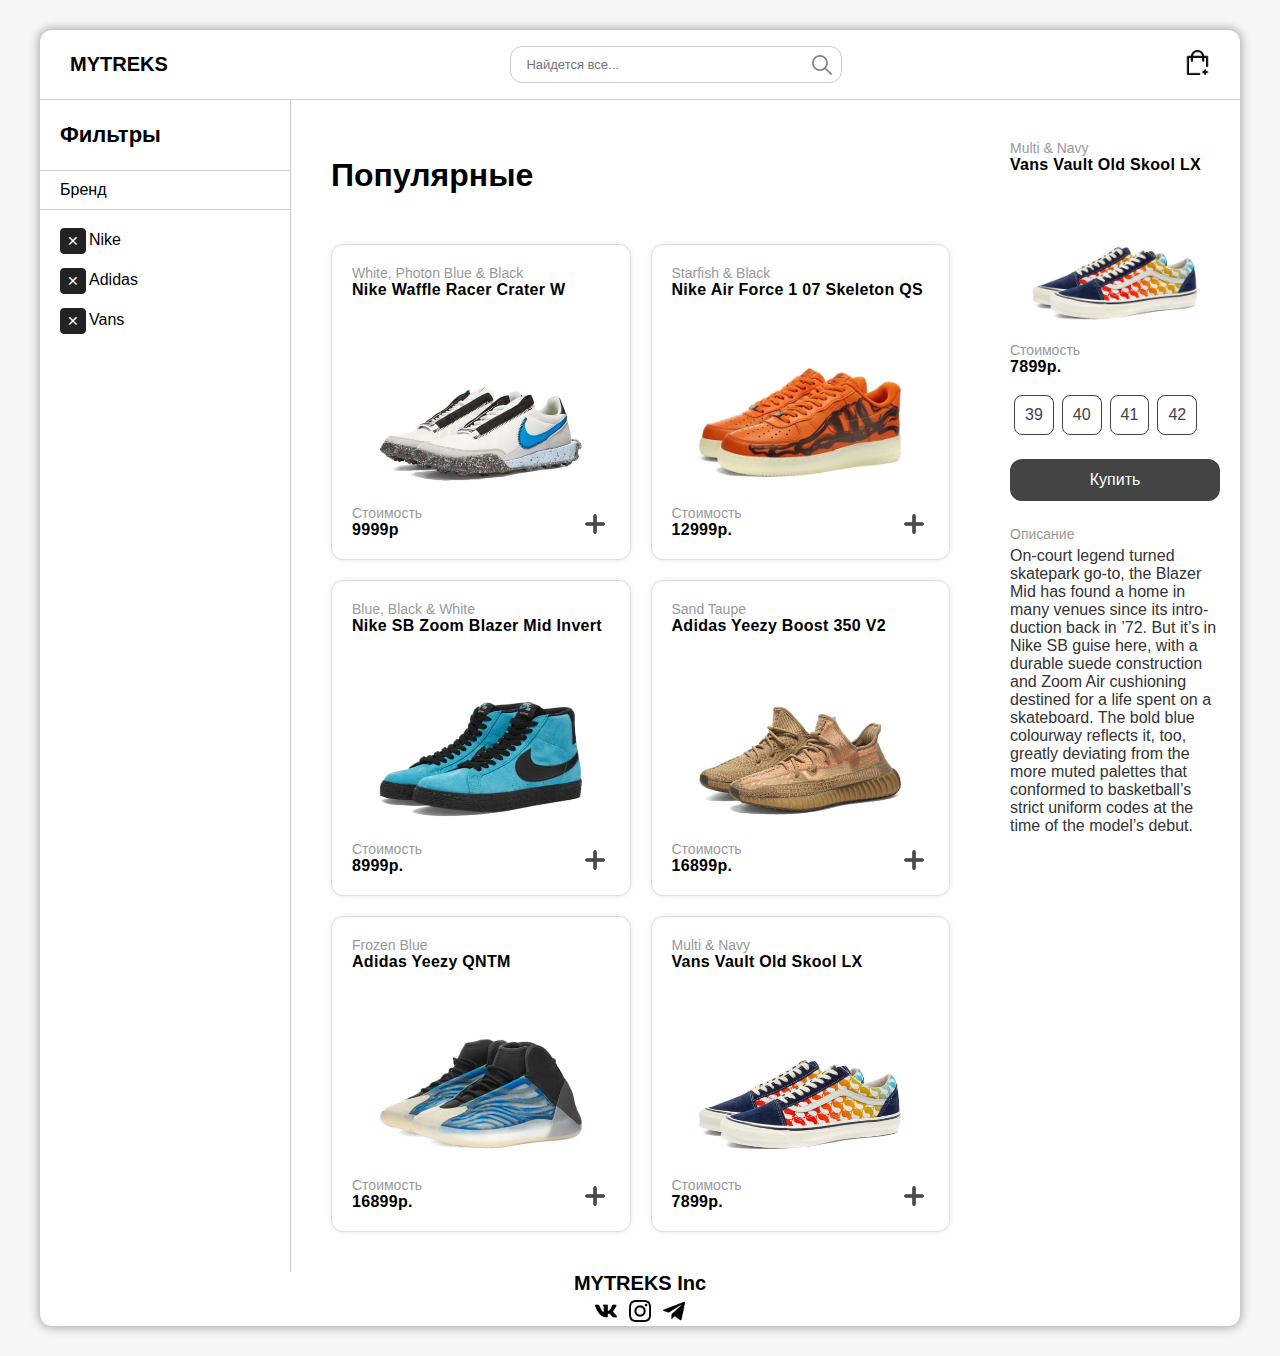
<file: E-commerce/index.html>
<!DOCTYPE html>
<html lang="en">
<head>
	<meta charset="UTF-8">
	<meta name="viewport" content="width=device-width, initial-scale=1.0">
	<title>E-commerce project</title>
	<link rel="stylesheet" href="css/style.css">
	<link rel="stylesheet" href="css/checkbox.css">
	<link rel="preconnect" href="https://fonts.gstatic.com"> 
	<link href="https://fonts.googleapis.com/css2?family=Nunito:wght@300;400;700&display=swap" rel="stylesheet">
</head>
<body>
	<div class="body-wrapper">

		<header class="header">
			<div class="logo">MYTREKS</div>
			<div class="input-box">
				<input 
					type="text" 
					class="input" 
					placeholder="Найдется все..." 
				/>
				<div class="input-btn">
					<img src="img/loupe.png" alt="Поиск">
				</div>
			</div>
			<div class="cart">
				<img src="img/add-to-basket.png" alt="Корзина">
			</div>
		</header>

		<aside class="left-aside">
			<div class="aside-maintitle">Фильтры</div>
			<div class="aside-title">Бренд</div>
			<div class="aside-item">
				<input type="checkbox" id='nike' name="nike" class="checkbox">
				<label for="nike"></label>
				Nike
			</div>
			<div class="aside-item">
				<input type="checkbox" id='adidas' name="adidas" class="checkbox">
				<label for="adidas"></label>
				Adidas
			</div>
			<div class="aside-item">
				<input type="checkbox" id='vans' name="vans" class="checkbox">
				<label for="vans"></label>
				Vans
			</div>
		</aside>

		<main class="main">
			<h2 class="title">Популярные</h2>
			<div class="product-box">

				<div class="product">
					<div class="product-info">White, Photon Blue & Black</div>
					<div class="product-title">Nike Waffle Racer Crater W</div>
					<img src="img/nike1.jpg" alt="Nike Waffle Racer Crater W">
					<div class="product-info">Стоимость</div>
					<div class="product-price">9999р</div>

					<div class="input-btn add-btn">
						<img src="img/add.png" alt="Добавить в корзину">
					</div>
				</div>

				<div class="product">
					<div class="product-info">Starfish & Black</div>
					<div class="product-title">Nike Air Force 1 07 Skeleton QS</div>
					<img src="img/nike2.jpg" alt="Nike Air Force 1 07 Skeleton QS">
					<div class="product-info">Стоимость</div>
					<div class="product-price">12999р.</div>

					<div class="input-btn add-btn">
						<img src="img/add.png" alt="Добавить в корзину">
					</div>
				</div>

				<div class="product">
					<div class="product-info">Blue, Black & White</div>
					<div class="product-title">Nike SB Zoom Blazer Mid Invert</div>
					<img src="img/nike3.jpg" alt="Nike SB Zoom Blazer Mid Invert">
					<div class="product-info">Стоимость</div>
					<div class="product-price">8999р.</div>

					<div class="input-btn add-btn">
						<img src="img/add.png" alt="Добавить в корзину">
					</div>
				</div>

				<div class="product">
					<div class="product-info">Sand Taupe</div>
					<div class="product-title">Adidas Yeezy Boost 350 V2</div>
					<img src="img/adidas1.jpg" alt="Yeezy Boost 350 V2">
					<div class="product-info">Стоимость</div>
					<div class="product-price">16899р.</div>

					<div class="input-btn add-btn">
						<img src="img/add.png" alt="Добавить в корзину">
					</div>
				</div>

				<div class="product">
					<div class="product-info">Frozen Blue</div>
					<div class="product-title">Adidas Yeezy QNTM</div>
					<img src="img/adidas2.jpg" alt="Frozen Blue">
					<div class="product-info">Стоимость</div>
					<div class="product-price">16899р.</div>

					<div class="input-btn add-btn">
						<img src="img/add.png" alt="Добавить в корзину">
					</div>
				</div>

				<div class="product">
					<div class="product-info">Multi & Navy</div>
					<div class="product-title">Vans Vault Old Skool LX</div>
					<img src="img/vans1.jpg" alt="Vans Vault Old Skool LX">
					<div class="product-info">Стоимость</div>
					<div class="product-price">7899р.</div>

					<div class="input-btn add-btn">
						<img src="img/add.png" alt="Добавить в корзину">
					</div>
				</div>

			</div>
		</main>
		<aside class="right-aside">
			<div class="product js-product">
				<div class="product-info">Multi & Navy</div>
				<div class="product-title">Vans Vault Old Skool LX</div>
				<img src="img/vans1.jpg" alt="Vans Vault Old Skool LX">
				<div class="product-info">Стоимость</div>
				<div class="product-price">7899р.</div>
			
				<div class="size-box">
					<div class="size size__active">39</div>
					<div class="size">40</div>
					<div class="size">41</div>
					<div class="size">42</div>
				</div>

				<div class="big-add-btn">Купить</div>

				<div class="product-info">Описание</div>
				<div class="product-text">On-court legend turned skatepark go-to, the Blazer Mid has found a home in many venues since its introduction back in ’72. But it’s in Nike SB guise here, with a durable suede construction and Zoom Air cushioning destined for a life spent on a skateboard. The bold blue colourway reflects it, too, greatly deviating from the more muted palettes that conformed to basketball’s strict uniform codes at the time of the model’s debut.</div>

			</div>
		</aside>
		<footer class="footer">
			<div class="footer-title">MYTREKS Inc</div>
			<div class="social-box">
			<a class="social" href='https://vk.com'
            ><img src="img/vk.png" alt="" ></a>
            <a class="social" href='https://instagram.com'
            ><img src="img/instagram.png" alt="" ></a>
             <a class="social" href='https://telegram.org'
            ><img src="img/telegram.png" alt="" ></a>
			</div>
		</footer>
	</div>

	<script src="https://cdnjs.cloudflare.com/ajax/libs/jquery/3.5.1/jquery.min.js" integrity="sha512-bLT0Qm9VnAYZDflyKcBaQ2gg0hSYNQrJ8RilYldYQ1FxQYoCLtUjuuRuZo+fjqhx/qtq/1itJ0C2ejDxltZVFg==" crossorigin="anonymous"></script>

	<!-- <script src='css/jquery.js'></script> -->

	<script>
		$(document).ready(function() {

			let checks = {};

			function doCheck() {
				let val = $(this).prop('checked')
				let label = $.trim( $(this).parent().text() )
				label = label.toLowerCase();

				checks[label] = val;

				console.log(checks);
				filter()
			}

			function filter() {

				// перебираем все продукты
				$('.product').each(function() {
					// получаем наименование товара
					let title = $(this).find('.product-title').text();
					// приводим наименование к нижнему регистру
					title = title.toLowerCase();

					// отключаем отображение элемента
					$(this).css('display', 'none');
					
					// перебираем все имена брендов и включаем отображение только тех 
					// товаров, которые подходят под выбранные чекбоксы
					for (let brand in checks) {
						if (title.includes(brand) && checks[brand])
							$(this).css('display', 'block')
					}
				})
			}


			$('.checkbox').each(function() {
				$(this).attr('checked', 'checked');
			})

			$('.checkbox').each(doCheck)
			$('.checkbox').click(doCheck)


			$('.add-btn').click(function() {
				alert('Добавлено')
			})
            $('.add-btn').click(function() {
				let product = $(this).parent();

				let src = $(product).find('img').attr('src')
				let title = $(product).find('.product-title').text();
				let info = $(product).find('.product-info').first().text();
				let price = $(product).find('.product-price').text();

				$('.js-product').find('img').attr('src', src)
				$('.js-product').find('.product-title').text(title)
				$('.js-product').find('.product-price').text(price)
				$('.js-product').find('.product-info').first().text(info)
			})

			$('.size').click(function() {
				$('.size').each(function() {
					$(this).removeClass('size__active');
				})
				$(this).addClass('size__active');
			})
		})
	</script>	

</body>
</html>
</file>
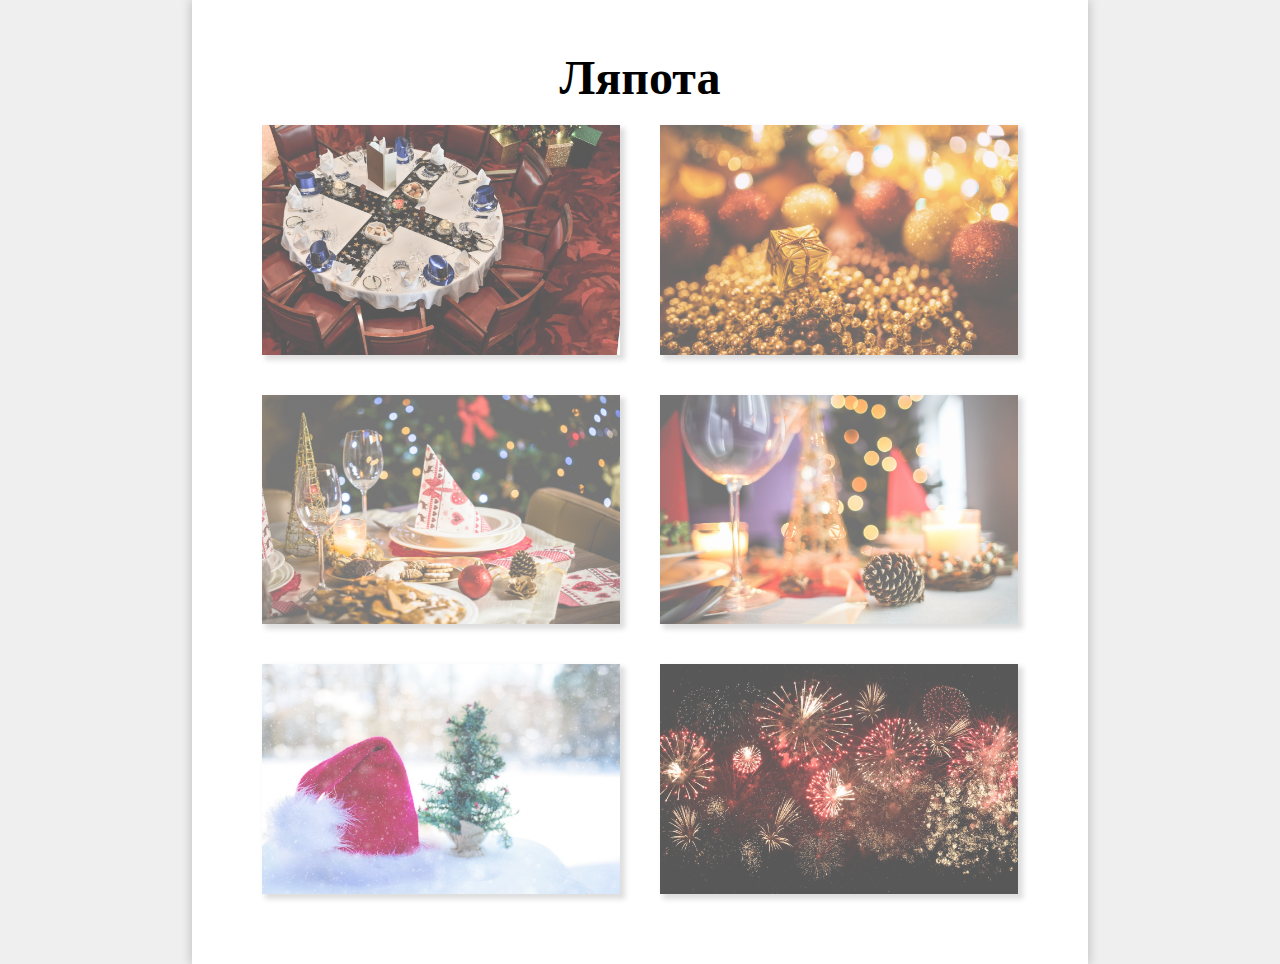
<file: gallary/index.html>
<!DOCTYPE html>
<html lang="en">
<head>
	<meta charset="UTF-8">
	<meta name="viewport" content="width=device-width, initial-scale=1.0">
	<title>ляпота</title>
	<link rel="stylesheet" type="text/css" href="css/style.css">
</head>
<body>
	<main>
	<h1>Ляпота</h1>
	    <div class="foto foto1"></div>
		<div class="foto foto2"></div>
		<div class="foto foto3"></div>
		<div class="foto foto4"></div>
		<div class="foto foto5"></div>
		<div class="foto foto6"></div>

	</main>
	
</body>
</html>
</file>
<file: E-commerce/css/style.css>
body{
	margin: 0;
	background: #f7f7f7;
	padding: 30px 40px;
	box-sizing: border-box;
	font-family: 'Open Sans', sans-serif;
}
.body-wrapper{
	min-height: calc(100vh - 60px);
	background-color: #fff;
	box-shadow: 0 0 10px 2px rgba(0,0,0,0.3); 
	border-radius: 12px;
}
.header{
	display: flex;
	align-items: center;
	justify-content: space-between;
	padding: 0 30px;
	box-sizing: border-box;
	border-bottom: 1px solid #ccc;
	height: 70px;
}
.header img{
	width: 25px;
	height: 25px;
}
.logo{
	font-weight: 899;
	font-size: 20px;
}
.input-box{
    display: flex;
    align-items: center;
    position: relative;
}
.input{
	-webkit-appearance: none;
	appearance: none;
	outline: none;
	width: 300px;
	border: 1px solid #ccc;
	border-radius: 12px;
	padding: 10px 15px;
	font-size: 13px;
}
.input-btn{
	position: absolute;
	right: 0px;
	height: 100%;
	display: flex;
	justify-content: center;
	align-items: center;
	opacity: 0.5;
	cursor: pointer;
	width: 40px;
}
.input-btn img{
	width: 20px;
	height: 20px;
}
.main{
	padding: 30px;
	box-sizing: border-box;
	max-width: 700px;
	margin: auto;
	width: 100%;
	border-left: 1px solid #ccc;
}
.product-box{
	display: flex;
	flex-wrap: wrap;
}
.product{
	width: calc(50% - 20px);
	margin: 10px;
    padding: 20px;
    box-sizing: border-box;
    border-radius: 12px;
    border: 1px solid #ddd;
    box-shadow: 0 0 5px 0 rgba(0,0,0,0.1);
    position: relative;
}
.product img {
  max-width: 80%;
  margin: auto;
  display: block;
}
.title{
	font-size: 32px;
	padding-left:10px;
	margin-bottom: 40px;
}
.product-info{
	font-size: 14px;
	color: #999;
	font-weight: 300;
}
.product-title, .product-price{
	font-size: 16px;
    font-weight: 700;
    letter-spacing: 0.3px;
}
.add-btn{
	height: auto;
	bottom: 25px;
	opacity: 0.7;
	right: 15px;
}
@media (pointer:fine) {
	.add-btn:hover {
		transform: scale(1.05);
	}
}
.left-aside{
	width: calc((100vw - 780px) / 2);
	position: absolute;
	box-sizing: border-box;
	top: 100px;
	left: 40px;
	bottom: 0;
}
.aside-maintitle {
	font-weight: 700;
	padding-left: 20px;
	font-size: 22px;
	height: 70px;

	display: flex;
	align-items: center;
}
.aside-title {
	box-sizing: border-box;
	padding: 10px 0;
	border-bottom: 1px solid #ccc;
	border-top: 1px solid #ccc;
	padding-left: 20px;
	margin-bottom: 10px;
}
.aside-item {
	display: flex;
	align-items: center;
	height: 40px;
	padding-left: 20px;
}
.footre{
	border-top: 1px solid #ccc;
	padding-top: 40px;
	padding-bottom: 40px;
	box-sizing: border-box;
}
.footer-title{
	font-weight: 700;
    font-size: 20px;
    text-align: center;
}
.social-box{
	display: flex;
	justify-content: space-between;
	margin: auto;
	width: 90px;
	margin-top: 5px;
}
.social{
	transition: 0.2s;
}
.social img{
	width: 22px;
	height: 22px;
}
@media screen and (pointer-fine) {

}
.right-aside{
	position: absolute;
	right: 40px;
	top: 100px;
	width: calc((100vw - 780px) / 2);
}
.right-aside .product {
	width: 100%;
	box-sizing: border-box;
	margin: 0;
	margin-top: 20px;
	box-shadow: none;
	border: none;
}
.big-add-btn{
	text-align: center;
	background-color: #444;
	border-radius: 12px;
    padding: 12px 0;
    color: #fefefe;
    margin-top: 15px;
    cursor: pointer;
    margin-bottom: 25px;
}
.product-text {
	hyphens: auto;
	-webkit-hyphens: auto;
	color: #333;
	margin-top: 5px;
}
.size-box {
	display: flex;
	flex-wrap: wrap;
	margin-top: 15px;
	margin-bottom: 20px;
}
.size {
	padding: 10px;
	border: 1px solid #444;
	color: #444;
	border-radius: 8px;
	margin: 4px;
	user-select: none;
	-webkit-user-select: none;
	cursor: pointer;
	transition: 0.3s;
}
.size_active {
	background-color: #444;
	color: #fefefe;
}
</file>
<file: E-commerce/css/checkbox.css>
label {
    user-select: none;
    -webkit-user-select: none;
    display: block;
    width: 24px;
    height: 24px;
    position: relative;
    margin-right: 5px;
}

.checkbox {
    display: none;
}

.checkbox + label:before {
    content: "\2715";
    border: 0.5px solid #222;
    border-radius: 4px;

    display: inline-flex;
    justify-content: center;
    align-items: center;

    position: absolute;

    left: 0;
    top: 0;

    width: 100%;
    height: 100%;

    font-size: 14px;

    color: transparent;
    transition: .2s;
}

.checkbox:checked + label:before {
    background-color: #222;
    border-color: #222;
    color: #fff;
}

.checkbox:disabled + label:before {
    transform: scale(1);
}

.checkbox:checked:disabled + label:before {
    transform: scale(1);
}
</file>
<file: gallary/css/style.css>
*{
	padding: 0;
	margin: 0;
	box-sizing: border-box;
}
main{
	width: 70%; 
	padding: 50px;
	margin: auto;
	background-color: #fff;
	display: flex;
	flex-wrap: wrap;
	justify-content: center;
	box-shadow: 0px 0px 10px 1px rgba(0,0,0,0.2);
}
body{
	background-color: #efefef;
}
.foto{
	/*max-width: 520px;*/
	width: calc(50% - 40px);
	height: calc((35vw - 40px) / 16 * 9);
	margin: 20px;
	/*background-color: orange;*/
	box-shadow: 4px 4px 5px 1px rgba(0,0,0,0.2);
	background-position: center;
	background-size: cover;
	opacity: 0.65;
	transition: transform 1s, opacity 1s;
}
.foto:hover{
	opacity: 1;
	transform: scale(1.5) rotate(3deg);
	z-index: 10;
	box-shadow: 0px 0px 20px 30px rgba(0,0,0,0.4);

}
h1{
	width: 100%;
	text-align: center;
	font-size: 48px;
}
.foto1{
	background-image: url(../img/01.jpg);
}
.foto2{
	background-image: url(../img/02.jpg);
}
.foto3{
	background-image: url(../img/03.jpg);
}
.foto4{
	background-image: url(../img/04.jpg);
}
.foto5{
	background-image: url(../img/05.jpg);
}
.foto6{
	background-image: url(../img/06.jpg);
}
</file>
